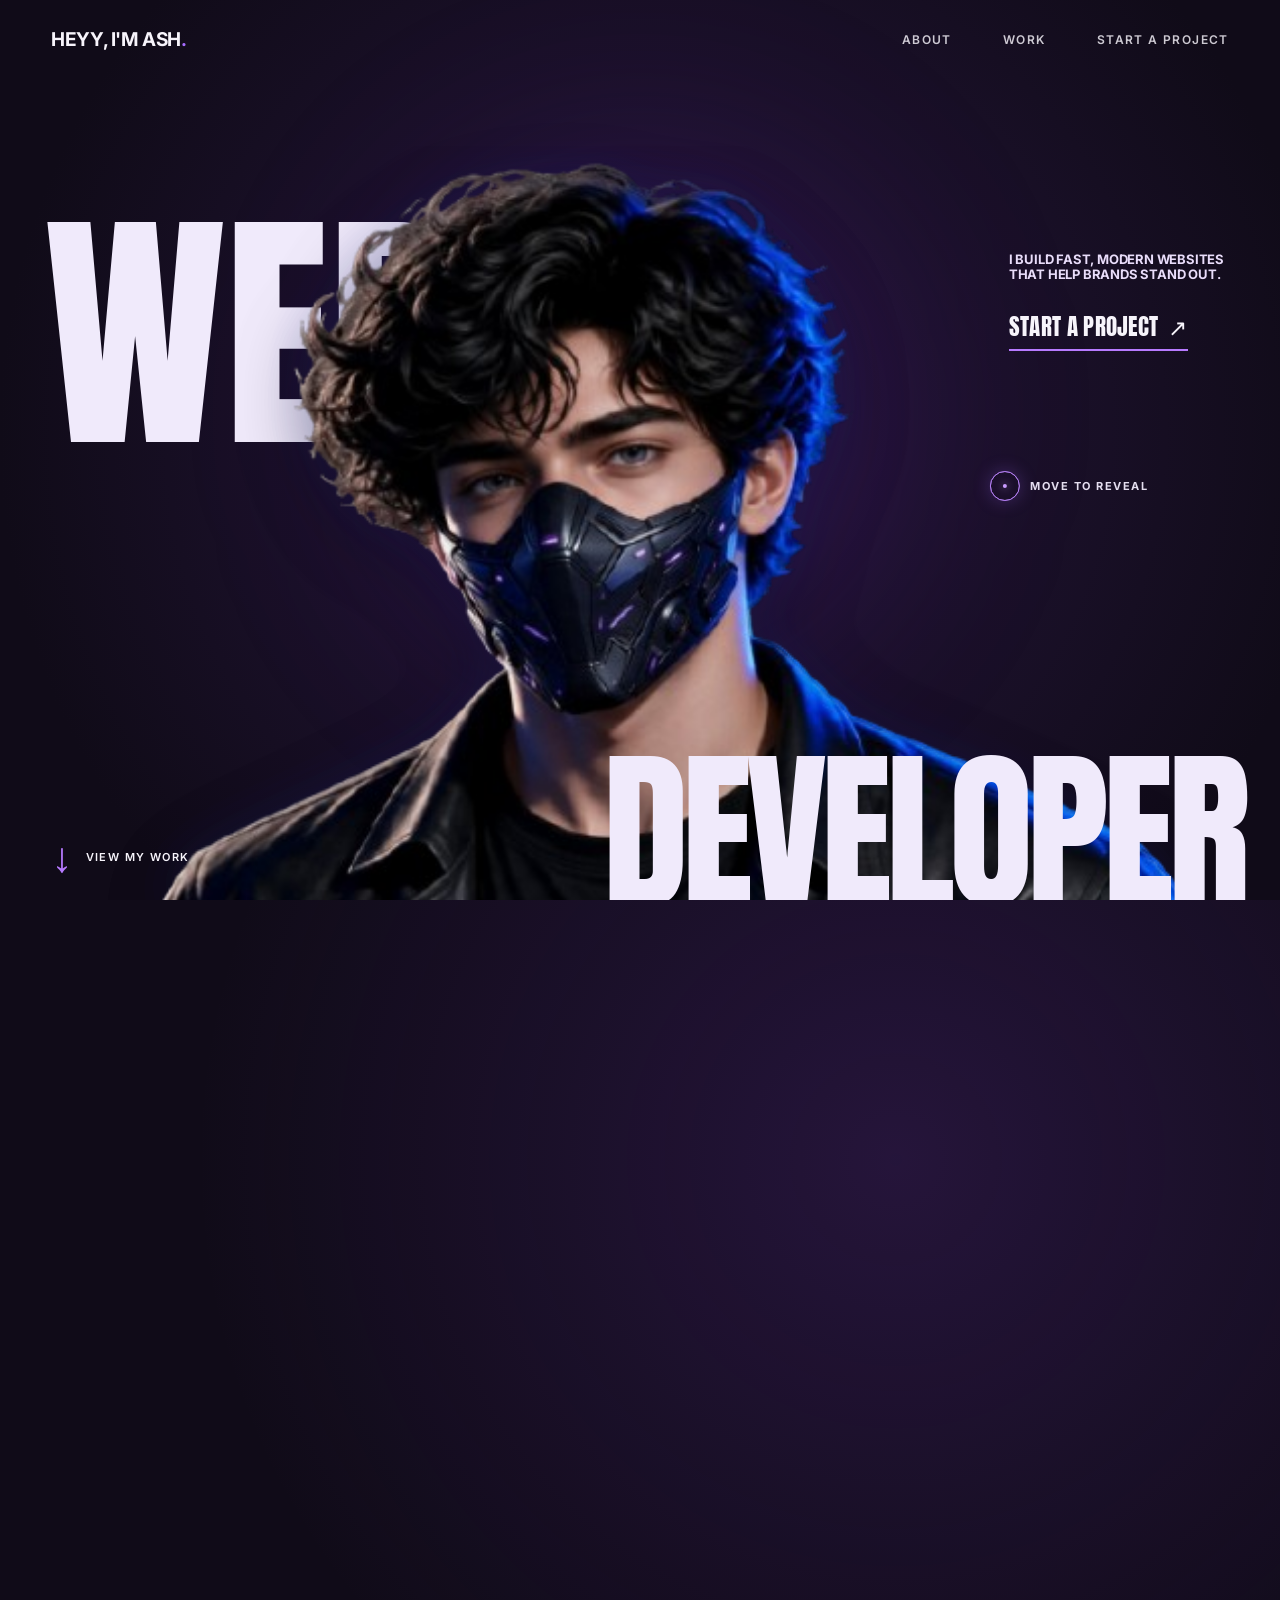
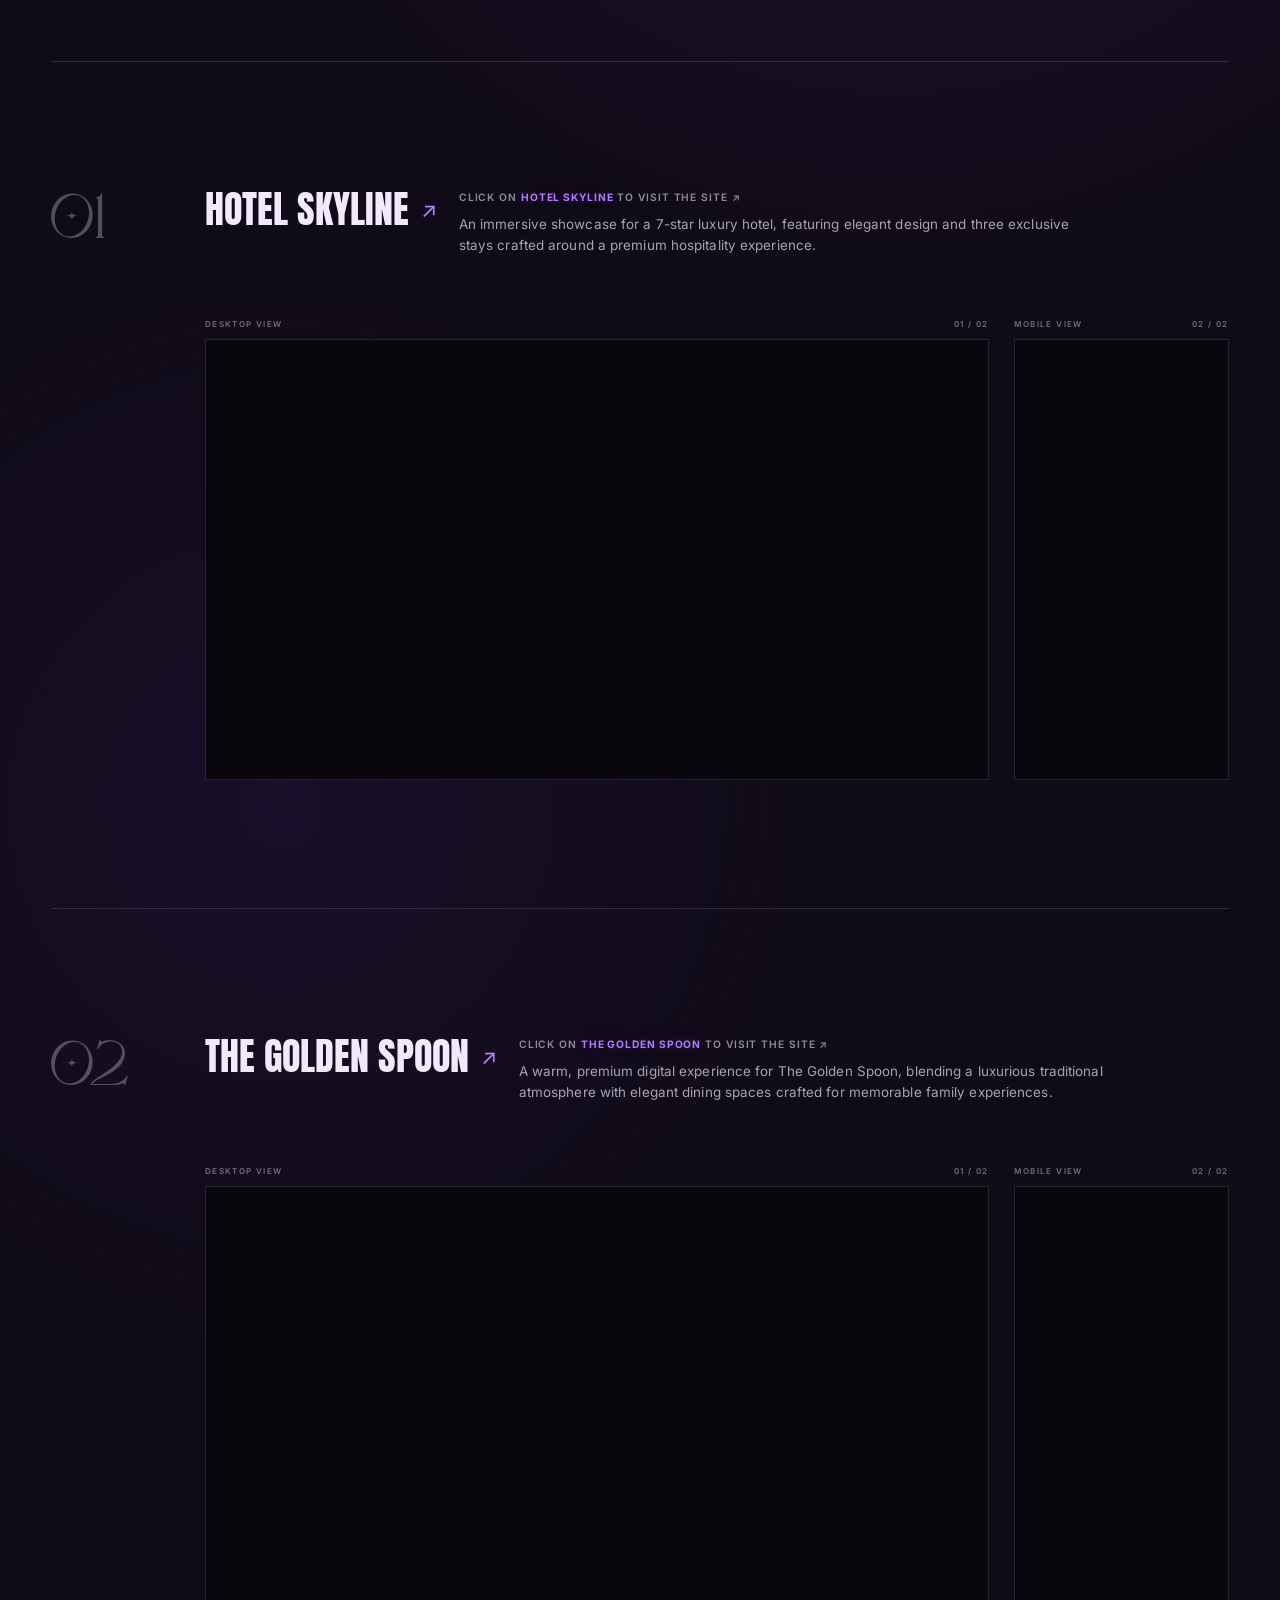
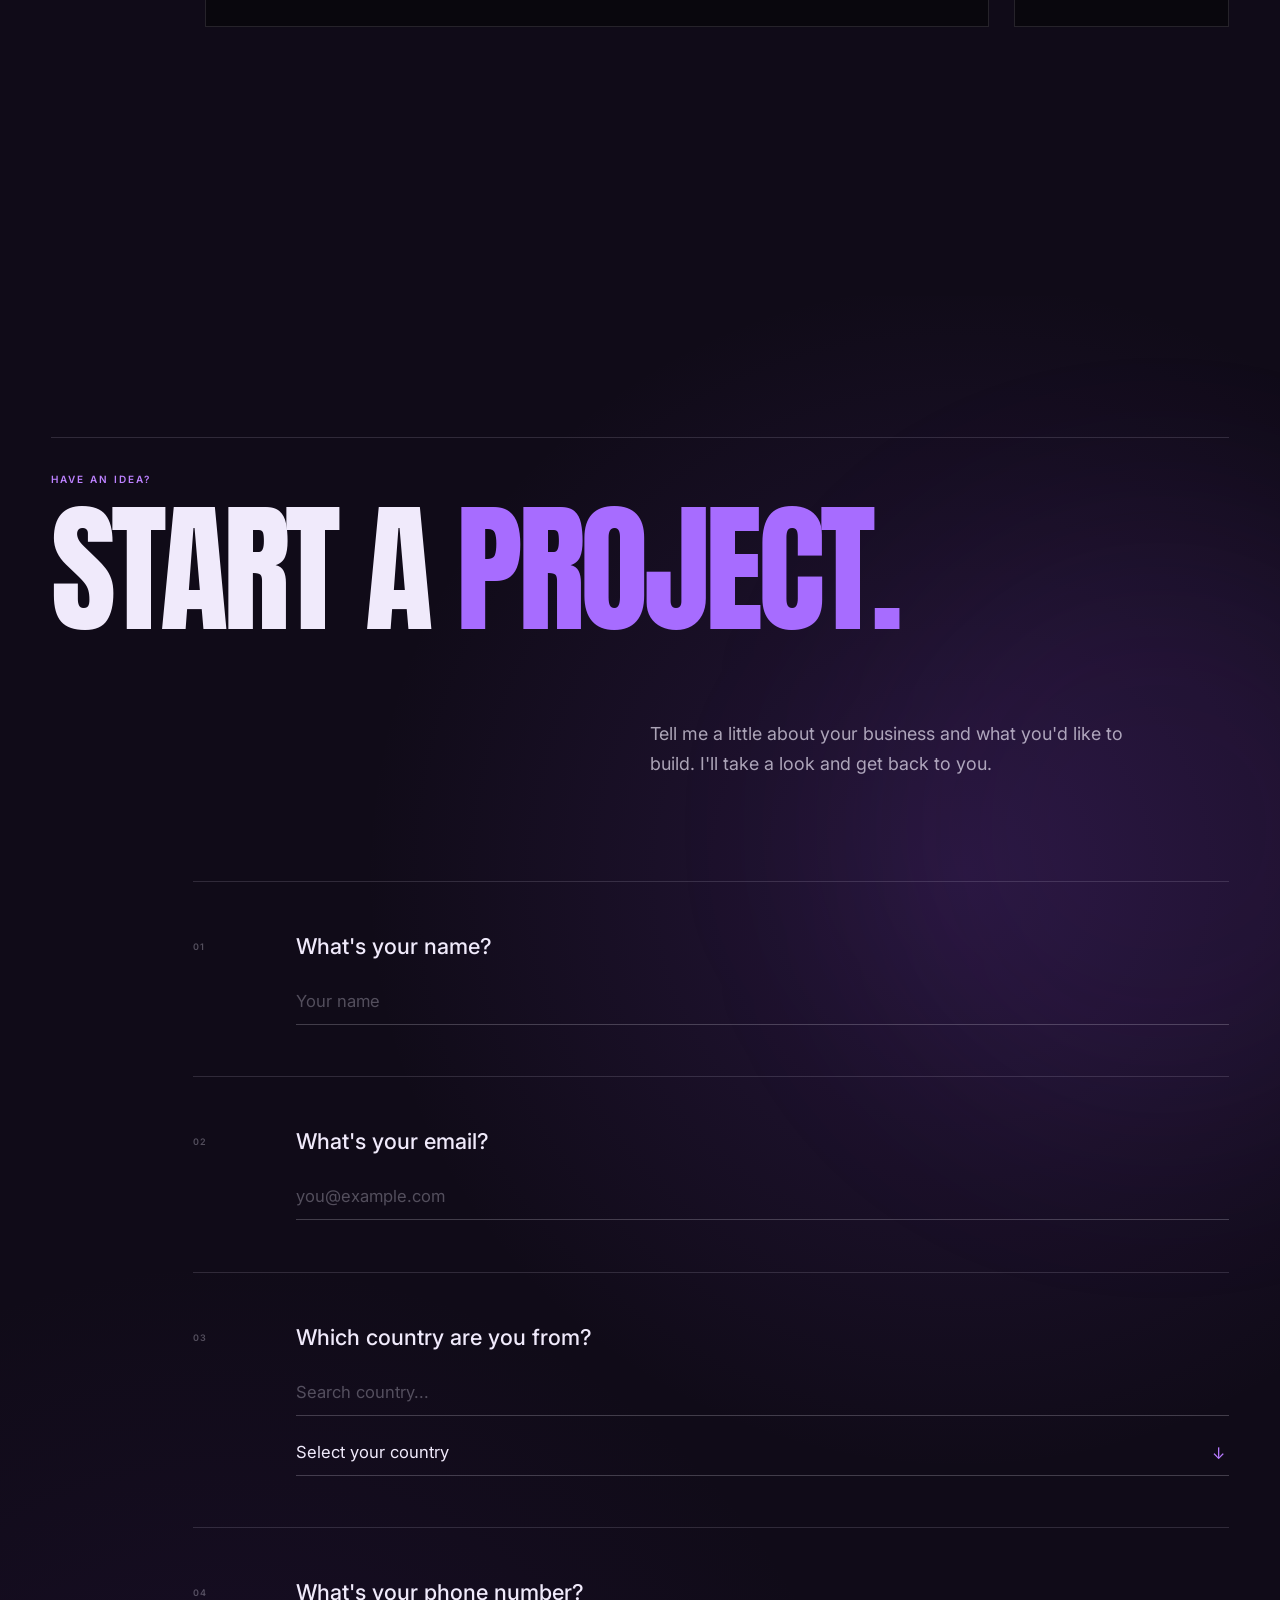
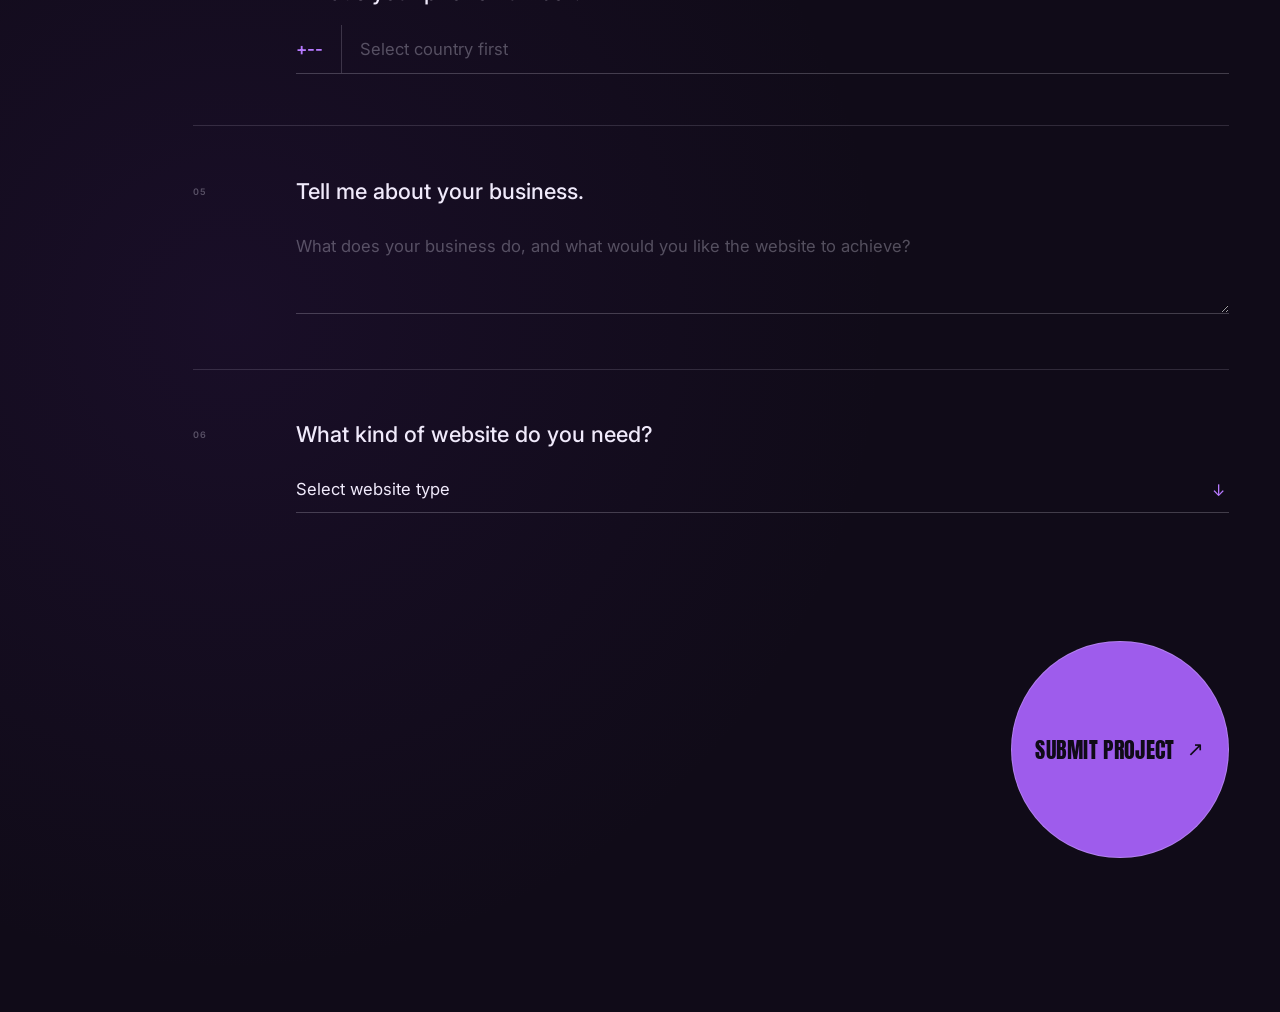
<file: index.html>
<!DOCTYPE html>
<html lang="en">
<head>
    <meta charset="UTF-8">

    <meta
        name="viewport"
        content="width=device-width, initial-scale=1.0"
    >

    <meta
        name="description"
        content="Web Developer Portfolio - Modern websites and digital experiences."
    >

    <title>Web Developer | Portfolio</title>

    <!-- Fonts -->
    <link rel="preconnect" href="https://fonts.googleapis.com">
    <link rel="preconnect" href="https://fonts.gstatic.com" crossorigin>

    <link
        href="https://fonts.googleapis.com/css2?family=Anton&family=Inter:wght@400;500;600;700&display=swap"
        rel="stylesheet"
    >

    <link rel="stylesheet" href="style.css">
    <link rel="stylesheet" href="work.css">
    <link rel="stylesheet" href="contact.css">
    <link rel="stylesheet" href="loader.css">
</head>



   <body>
<body>

    <!-- =========================================
         CINEMATIC PORTFOLIO LOADER
    ========================================== -->
    <div
        class="site-loader"
        id="siteLoader"
        aria-hidden="true"
    >
        <div class="loader-panel loader-panel-left"></div>
        <div class="loader-panel loader-panel-right"></div>

        <div class="loader-center">
            <span class="loader-kicker">
                ASH / WEB DEVELOPER
            </span>

            <div class="loader-title">
                PORTFOLIO
            </div>

            <div class="loader-line">
                <span></span>
            </div>
        </div>
    </div>


    <!-- GLOBAL FIXED NAVBAR -->
    <!-- GLOBAL FIXED NAVBAR -->
    <header class="navbar">

        <a href="#home" class="logo">
            HEYY, I'M ASH<span>.</span>
        </a>

        <nav class="desktop-nav" aria-label="Main navigation">
            <a href="#about">ABOUT</a>
            <a href="#work">WORK</a>
            <a href="#contact">START A PROJECT</a>
        </nav>

        <button
            class="menu-button"
            id="menuButton"
            aria-label="Open navigation menu"
            aria-expanded="false"
        >
            <span></span>
            <span></span>
        </button>

    </header>


    <main>

        <section class="hero" id="home">

            <!-- WEB etc starts here -->

            <!-- Giant background typography -->
           <!-- WEB stays behind character -->
<div class="hero-title" aria-hidden="true">
    <div class="web-word">WEB</div>
</div>

<!-- =========================================
     INTERACTIVE MASK CHARACTER
========================================== -->

<div
    class="character-wrapper reveal-character"
    id="revealCharacter"
>

    <div class="character-stack">

        <!-- NORMAL / UNMASKED CHARACTER -->
        <picture class="character-layer character-plain">
            <source
                media="(max-width: 700px)"
                srcset="phone-view.png"
            >

            <img
                src="laptop-view.png"
                alt="Ash"
                draggable="false"
            >
        </picture>


        <!-- MASKED CHARACTER -->
        <picture
            class="character-layer character-masked"
            id="maskedCharacter"
            aria-hidden="true"
        >
            <source
                media="(max-width: 700px)"
                srcset="phone-mask.png"
            >

            <img
                src="laptop-mask.png"
                alt=""
                draggable="false"
            >
        </picture>

    </div>

            <!-- MASK INTERACTION HINT -->

<div class="reveal-hint" id="revealHint">

    <span class="hint-orb" aria-hidden="true">
        <span></span>
    </span>

    <span class="hint-copy">

        <span class="desktop-hint">
            <strong>MOVE TO REVEAL</strong>
            
        </span>

        <span class="touch-hint">
            <strong>TOUCH TO REVEAL</strong>
        </span>

    </span>

</div>
</div>
<!-- DEVELOPER stays IN FRONT of character -->
<div class="developer-word" aria-hidden="true">
    DEVELOPER
</div>


            
            <!-- Right description -->
            <div class="hero-description">
                <p>
                    I BUILD FAST, MODERN
                    WEBSITES THAT HELP
                    BRANDS STAND OUT.
                </p>

                <a href="#contact" class="project-link">
                    START A PROJECT
                    <span>↗</span>
                </a>
            </div>


            <!-- Bottom -->
            <div class="hero-bottom">

                <a href="#work" class="work-link">
                    <span class="arrow">↓</span>
                    VIEW MY WORK
                </a>

                
            </div>

        </section>


        <!-- Temporary anchors.
             Actual sections hum baad mein banayenge. -->

        <!-- =========================================
     WORK / MY CREATIONS
========================================== -->

<section class="work-section">

    <!-- INTRO -->
    <div class="work-intro" id="about">

        <h2 class="work-intro-title">
            Heyyy, I'm Ash.
        </h2>

        <div class="work-intro-grid">

            <div class="work-copy">

                <p>
                    I design and build
                    <span class="work-highlight">
                        modern digital experiences
                    </span>
                    — from clean static websites and
                    <span class="work-highlight">
                        immersive video-based sites
                    </span>
                    to
                    <span class="work-highlight">
                        premium 3D experiences
                    </span>
                    and
                    <span class="work-highlight">
                        full web applications.
                    </span>
                    Explore some of my creations below.
                </p>

            </div>


            <!-- YOUR PHOTO -->
            <div class="ash-photo-wrap">

                <div class="photo-topline">
                    <span>ABOUT THE CREATOR</span>
                    <span>ASH</span>
                </div>

                <div class="ash-photo">

                    <img
                        src="ash-profile.png"
                        alt="Ash"
                    >

                </div>

            </div>

        </div>

    </div>


    <!-- =====================================
         PROJECT 01
    ====================================== -->

    <article class="work-project" id="work">

        <div class="project-index">
            01
        </div>


        <div class="project-main">

            <div class="project-title-row">

                <a
                    href="https://ayushsamuel529-source.github.io/hotel-skyline/"
                    target="_blank"
                    rel="noopener noreferrer"
                    class="work-url"
                >
                    HOTEL SKYLINE
                    <span>↗</span>
                </a>

<div class="work-project-description">

    <p class="project-click-hint">
        CLICK ON
        <span>HOTEL SKYLINE</span>
        TO VISIT THE SITE ↗
    </p>

    <p class="project-description-text">
        An immersive showcase for a 7-star luxury hotel,
        featuring elegant design and three exclusive stays
        crafted around a premium hospitality experience.
    </p>

</div>

            </div>


            <!-- VIDEO ROW -->
            <div class="project-video-row">

                <!-- LAPTOP VIDEO -->
                <div class="project-video laptop-video">

                    <div class="video-meta">
                        <span>DESKTOP VIEW</span>
                        <span>01 / 02</span>
                    </div>

                    <div class="laptop-video-frame">

                        <video
                            autoplay
                            muted
                            loop
                            playsinline
                            preload="metadata"
                        >
                            <source
                                src="project-1-laptop.mp4"
                                type="video/mp4"
                            >
                        </video>

                    </div>

                </div>


                <!-- PHONE VIDEO -->
                <div class="project-video mobile-video">

                    <div class="video-meta">
                        <span>MOBILE VIEW</span>
                        <span>02 / 02</span>
                    </div>

                    <div class="phone-video-frame">

                        <video
                            autoplay
                            muted
                            loop
                            playsinline
                            preload="metadata"
                        >
                            <source
                                src="project-1-phone.mp4"
                                type="video/mp4"
                            >
                        </video>

                    </div>

                </div>

            </div>

        </div>

    </article>



    <!-- =====================================
         PROJECT 02
    ====================================== -->

    <article class="work-project">

        <div class="project-index">
            02
        </div>


        <div class="project-main">

            <div class="project-title-row">

                <a
                    href="https://ayushsamuel529-source.github.io/the-golden-spoon-/"
                    target="_blank"
                    rel="noopener noreferrer"
                    class="work-url"
                >
                    THE GOLDEN SPOON
                    <span>↗</span>
                </a>


                <div class="work-project-description">

    <p class="project-click-hint">
        CLICK ON
        <span>THE GOLDEN SPOON</span>
        TO VISIT THE SITE ↗
    </p>

    <p class="project-description-text">
        A warm, premium digital experience for The Golden Spoon,
        blending a luxurious traditional atmosphere with elegant
        dining spaces crafted for memorable family experiences.
    </p>

</div>
            </div>


            <!-- VIDEO ROW -->
            <div class="project-video-row">

                <!-- LAPTOP VIDEO -->
                <div class="project-video laptop-video">

                    <div class="video-meta">
                        <span>DESKTOP VIEW</span>
                        <span>01 / 02</span>
                    </div>

                    <div class="laptop-video-frame">

                        <video
                            autoplay
                            muted
                            loop
                            playsinline
                            preload="metadata"
                        >
                            <source
                                src="project-2-laptop.mp4"
                                type="video/mp4"
                            >
                        </video>

                    </div>

                </div>


                <!-- PHONE VIDEO -->
                <div class="project-video mobile-video">

                    <div class="video-meta">
                        <span>MOBILE VIEW</span>
                        <span>02 / 02</span>
                    </div>

                    <div class="phone-video-frame">

                        <video
                            autoplay
                            muted
                            loop
                            playsinline
                            preload="metadata"
                        >
                            <source
                                src="project-2-phone.mp4"
                                type="video/mp4"
                            >
                        </video>

                    </div>

                </div>

            </div>

        </div>

    </article>

</section>
        
        <!-- =========================================
     START A PROJECT
========================================== -->

<section class="contact-section" id="contact">

    <div class="contact-inner">

        <!-- Top -->
        <div class="contact-header reveal-on-scroll">

            <span class="contact-eyebrow">
                HAVE AN IDEA?
            </span>

            <h2>
                Start a
                <span>Project.</span>
            </h2>

        </div>


        <!-- Intro -->
        <div class="contact-intro reveal-on-scroll">

            <p>
                Tell me a little about your business and
                what you'd like to build.
                I'll take a look and get back to you.
            </p>

        </div>


        <!-- FORM -->
        <form
            class="project-form"
            id="projectForm"
        >
            <input
    type="hidden"
    name="access_key"
    value="c63dc706-e7c8-4f71-a2c2-1436926e55a3"
>

<input
    type="hidden"
    name="subject"
    value="🔥 New Portfolio Website Inquiry"
>

<input
    type="hidden"
    name="from_name"
    value="Ash Portfolio"
>

<input
    type="checkbox"
    name="botcheck"
    class="hidden"
    style="display:none"
>
            <!-- NAME -->
            <div class="form-field reveal-on-scroll">

                <span class="field-number">
                    01
                </span>

                <div class="field-content">

                    <label for="clientName">
                        What's your name?
                    </label>

                    <input
                        type="text"
                        id="clientName"
                        name="name"
                        placeholder="Your name"
                        autocomplete="name"
                        required
                    >

                </div>

            </div>


            <!-- EMAIL -->
            <div class="form-field reveal-on-scroll">

                <span class="field-number">
                    02
                </span>

                <div class="field-content">

                    <label for="clientEmail">
                        What's your email?
                    </label>

                    <input
                        type="email"
                        id="clientEmail"
                        name="email"
                        placeholder="you@example.com"
                        autocomplete="email"
                        required
                    >

                </div>

            </div>
                <!-- COUNTRY -->
<div class="form-field reveal-on-scroll">

    <span class="field-number">
        03
    </span>

    <div class="field-content">

        <label for="clientCountry">
            Which country are you from?
        </label>
            <div class="country-search-wrap">

    <input
        type="search"
        id="countrySearch"
        class="country-search"
        placeholder="Search country..."
        autocomplete="off"
        spellcheck="false"
        aria-label="Search country"
    >

    <div
        class="country-results"
        id="countryResults"
    ></div>

</div>
        <div class="select-wrap">

      
<select
    id="clientCountry"
    name="country"
    autocomplete="country-name"
    required
>
    <option value="" data-code="" disabled selected>
        Select your country
    </option>

    <option value="Afghanistan" data-code="+93">Afghanistan (+93)</option>
    <option value="Albania" data-code="+355">Albania (+355)</option>
    <option value="Algeria" data-code="+213">Algeria (+213)</option>
    <option value="Andorra" data-code="+376">Andorra (+376)</option>
    <option value="Angola" data-code="+244">Angola (+244)</option>
    <option value="Antigua and Barbuda" data-code="+1-268">Antigua and Barbuda (+1 268)</option>
    <option value="Argentina" data-code="+54">Argentina (+54)</option>
    <option value="Armenia" data-code="+374">Armenia (+374)</option>
    <option value="Australia" data-code="+61">Australia (+61)</option>
    <option value="Austria" data-code="+43">Austria (+43)</option>
    <option value="Azerbaijan" data-code="+994">Azerbaijan (+994)</option>

    <option value="Bahamas" data-code="+1-242">Bahamas (+1 242)</option>
    <option value="Bahrain" data-code="+973">Bahrain (+973)</option>
    <option value="Bangladesh" data-code="+880">Bangladesh (+880)</option>
    <option value="Barbados" data-code="+1-246">Barbados (+1 246)</option>
    <option value="Belarus" data-code="+375">Belarus (+375)</option>
    <option value="Belgium" data-code="+32">Belgium (+32)</option>
    <option value="Belize" data-code="+501">Belize (+501)</option>
    <option value="Benin" data-code="+229">Benin (+229)</option>
    <option value="Bhutan" data-code="+975">Bhutan (+975)</option>
    <option value="Bolivia" data-code="+591">Bolivia (+591)</option>
    <option value="Bosnia and Herzegovina" data-code="+387">Bosnia and Herzegovina (+387)</option>
    <option value="Botswana" data-code="+267">Botswana (+267)</option>
    <option value="Brazil" data-code="+55">Brazil (+55)</option>
    <option value="Brunei" data-code="+673">Brunei (+673)</option>
    <option value="Bulgaria" data-code="+359">Bulgaria (+359)</option>
    <option value="Burkina Faso" data-code="+226">Burkina Faso (+226)</option>
    <option value="Burundi" data-code="+257">Burundi (+257)</option>

    <option value="Cabo Verde" data-code="+238">Cabo Verde (+238)</option>
    <option value="Cambodia" data-code="+855">Cambodia (+855)</option>
    <option value="Cameroon" data-code="+237">Cameroon (+237)</option>
    <option value="Canada" data-code="+1">Canada (+1)</option>
    <option value="Central African Republic" data-code="+236">Central African Republic (+236)</option>
    <option value="Chad" data-code="+235">Chad (+235)</option>
    <option value="Chile" data-code="+56">Chile (+56)</option>
    <option value="China" data-code="+86">China (+86)</option>
    <option value="Colombia" data-code="+57">Colombia (+57)</option>
    <option value="Comoros" data-code="+269">Comoros (+269)</option>
    <option value="Congo, Democratic Republic of the" data-code="+243">DR Congo (+243)</option>
    <option value="Congo, Republic of the" data-code="+242">Republic of the Congo (+242)</option>
    <option value="Costa Rica" data-code="+506">Costa Rica (+506)</option>
    <option value="Côte d'Ivoire" data-code="+225">Côte d'Ivoire (+225)</option>
    <option value="Croatia" data-code="+385">Croatia (+385)</option>
    <option value="Cuba" data-code="+53">Cuba (+53)</option>
    <option value="Cyprus" data-code="+357">Cyprus (+357)</option>
    <option value="Czechia" data-code="+420">Czechia (+420)</option>

    <option value="Denmark" data-code="+45">Denmark (+45)</option>
    <option value="Djibouti" data-code="+253">Djibouti (+253)</option>
    <option value="Dominica" data-code="+1-767">Dominica (+1 767)</option>
    <option value="Dominican Republic" data-code="+1-809">Dominican Republic (+1 809)</option>

    <option value="Ecuador" data-code="+593">Ecuador (+593)</option>
    <option value="Egypt" data-code="+20">Egypt (+20)</option>
    <option value="El Salvador" data-code="+503">El Salvador (+503)</option>
    <option value="Equatorial Guinea" data-code="+240">Equatorial Guinea (+240)</option>
    <option value="Eritrea" data-code="+291">Eritrea (+291)</option>
    <option value="Estonia" data-code="+372">Estonia (+372)</option>
    <option value="Eswatini" data-code="+268">Eswatini (+268)</option>
    <option value="Ethiopia" data-code="+251">Ethiopia (+251)</option>

    <option value="Fiji" data-code="+679">Fiji (+679)</option>
    <option value="Finland" data-code="+358">Finland (+358)</option>
    <option value="France" data-code="+33">France (+33)</option>

    <option value="Gabon" data-code="+241">Gabon (+241)</option>
    <option value="Gambia" data-code="+220">Gambia (+220)</option>
    <option value="Georgia" data-code="+995">Georgia (+995)</option>
    <option value="Germany" data-code="+49">Germany (+49)</option>
    <option value="Ghana" data-code="+233">Ghana (+233)</option>
    <option value="Greece" data-code="+30">Greece (+30)</option>
    <option value="Grenada" data-code="+1-473">Grenada (+1 473)</option>
    <option value="Guatemala" data-code="+502">Guatemala (+502)</option>
    <option value="Guinea" data-code="+224">Guinea (+224)</option>
    <option value="Guinea-Bissau" data-code="+245">Guinea-Bissau (+245)</option>
    <option value="Guyana" data-code="+592">Guyana (+592)</option>

    <option value="Haiti" data-code="+509">Haiti (+509)</option>
    <option value="Honduras" data-code="+504">Honduras (+504)</option>
    <option value="Hungary" data-code="+36">Hungary (+36)</option>

    <option value="Iceland" data-code="+354">Iceland (+354)</option>
    <option value="India" data-code="+91">India (+91)</option>
    <option value="Indonesia" data-code="+62">Indonesia (+62)</option>
    <option value="Iran" data-code="+98">Iran (+98)</option>
    <option value="Iraq" data-code="+964">Iraq (+964)</option>
    <option value="Ireland" data-code="+353">Ireland (+353)</option>
    <option value="Israel" data-code="+972">Israel (+972)</option>
    <option value="Italy" data-code="+39">Italy (+39)</option>

    <option value="Jamaica" data-code="+1-876">Jamaica (+1 876)</option>
    <option value="Japan" data-code="+81">Japan (+81)</option>
    <option value="Jordan" data-code="+962">Jordan (+962)</option>

    <option value="Kazakhstan" data-code="+7">Kazakhstan (+7)</option>
    <option value="Kenya" data-code="+254">Kenya (+254)</option>
    <option value="Kiribati" data-code="+686">Kiribati (+686)</option>
    <option value="North Korea" data-code="+850">North Korea (+850)</option>
    <option value="South Korea" data-code="+82">South Korea (+82)</option>
    <option value="Kuwait" data-code="+965">Kuwait (+965)</option>
    <option value="Kyrgyzstan" data-code="+996">Kyrgyzstan (+996)</option>

    <option value="Laos" data-code="+856">Laos (+856)</option>
    <option value="Latvia" data-code="+371">Latvia (+371)</option>
    <option value="Lebanon" data-code="+961">Lebanon (+961)</option>
    <option value="Lesotho" data-code="+266">Lesotho (+266)</option>
    <option value="Liberia" data-code="+231">Liberia (+231)</option>
    <option value="Libya" data-code="+218">Libya (+218)</option>
    <option value="Liechtenstein" data-code="+423">Liechtenstein (+423)</option>
    <option value="Lithuania" data-code="+370">Lithuania (+370)</option>
    <option value="Luxembourg" data-code="+352">Luxembourg (+352)</option>

    <option value="Madagascar" data-code="+261">Madagascar (+261)</option>
    <option value="Malawi" data-code="+265">Malawi (+265)</option>
    <option value="Malaysia" data-code="+60">Malaysia (+60)</option>
    <option value="Maldives" data-code="+960">Maldives (+960)</option>
    <option value="Mali" data-code="+223">Mali (+223)</option>
    <option value="Malta" data-code="+356">Malta (+356)</option>
    <option value="Marshall Islands" data-code="+692">Marshall Islands (+692)</option>
    <option value="Mauritania" data-code="+222">Mauritania (+222)</option>
    <option value="Mauritius" data-code="+230">Mauritius (+230)</option>
    <option value="Mexico" data-code="+52">Mexico (+52)</option>
    <option value="Micronesia" data-code="+691">Micronesia (+691)</option>
    <option value="Moldova" data-code="+373">Moldova (+373)</option>
    <option value="Monaco" data-code="+377">Monaco (+377)</option>
    <option value="Mongolia" data-code="+976">Mongolia (+976)</option>
    <option value="Montenegro" data-code="+382">Montenegro (+382)</option>
    <option value="Morocco" data-code="+212">Morocco (+212)</option>
    <option value="Mozambique" data-code="+258">Mozambique (+258)</option>
    <option value="Myanmar" data-code="+95">Myanmar (+95)</option>

    <option value="Namibia" data-code="+264">Namibia (+264)</option>
    <option value="Nauru" data-code="+674">Nauru (+674)</option>
    <option value="Nepal" data-code="+977">Nepal (+977)</option>
    <option value="Netherlands" data-code="+31">Netherlands (+31)</option>
    <option value="New Zealand" data-code="+64">New Zealand (+64)</option>
    <option value="Nicaragua" data-code="+505">Nicaragua (+505)</option>
    <option value="Niger" data-code="+227">Niger (+227)</option>
    <option value="Nigeria" data-code="+234">Nigeria (+234)</option>
    <option value="North Macedonia" data-code="+389">North Macedonia (+389)</option>
    <option value="Norway" data-code="+47">Norway (+47)</option>

    <option value="Oman" data-code="+968">Oman (+968)</option>

    <option value="Pakistan" data-code="+92">Pakistan (+92)</option>
    <option value="Palau" data-code="+680">Palau (+680)</option>
    <option value="Palestine" data-code="+970">Palestine (+970)</option>
    <option value="Panama" data-code="+507">Panama (+507)</option>
    <option value="Papua New Guinea" data-code="+675">Papua New Guinea (+675)</option>
    <option value="Paraguay" data-code="+595">Paraguay (+595)</option>
    <option value="Peru" data-code="+51">Peru (+51)</option>
    <option value="Philippines" data-code="+63">Philippines (+63)</option>
    <option value="Poland" data-code="+48">Poland (+48)</option>
    <option value="Portugal" data-code="+351">Portugal (+351)</option>

    <option value="Qatar" data-code="+974">Qatar (+974)</option>

    <option value="Romania" data-code="+40">Romania (+40)</option>
    <option value="Russia" data-code="+7">Russia (+7)</option>
    <option value="Rwanda" data-code="+250">Rwanda (+250)</option>

    <option value="Saint Kitts and Nevis" data-code="+1-869">Saint Kitts and Nevis (+1 869)</option>
    <option value="Saint Lucia" data-code="+1-758">Saint Lucia (+1 758)</option>
    <option value="Saint Vincent and the Grenadines" data-code="+1-784">Saint Vincent and the Grenadines (+1 784)</option>
    <option value="Samoa" data-code="+685">Samoa (+685)</option>
    <option value="San Marino" data-code="+378">San Marino (+378)</option>
    <option value="Sao Tome and Principe" data-code="+239">Sao Tome and Principe (+239)</option>
    <option value="Saudi Arabia" data-code="+966">Saudi Arabia (+966)</option>
    <option value="Senegal" data-code="+221">Senegal (+221)</option>
    <option value="Serbia" data-code="+381">Serbia (+381)</option>
    <option value="Seychelles" data-code="+248">Seychelles (+248)</option>
    <option value="Sierra Leone" data-code="+232">Sierra Leone (+232)</option>
    <option value="Singapore" data-code="+65">Singapore (+65)</option>
    <option value="Slovakia" data-code="+421">Slovakia (+421)</option>
    <option value="Slovenia" data-code="+386">Slovenia (+386)</option>
    <option value="Solomon Islands" data-code="+677">Solomon Islands (+677)</option>
    <option value="Somalia" data-code="+252">Somalia (+252)</option>
    <option value="South Africa" data-code="+27">South Africa (+27)</option>
    <option value="South Sudan" data-code="+211">South Sudan (+211)</option>
    <option value="Spain" data-code="+34">Spain (+34)</option>
    <option value="Sri Lanka" data-code="+94">Sri Lanka (+94)</option>
    <option value="Sudan" data-code="+249">Sudan (+249)</option>
    <option value="Suriname" data-code="+597">Suriname (+597)</option>
    <option value="Sweden" data-code="+46">Sweden (+46)</option>
    <option value="Switzerland" data-code="+41">Switzerland (+41)</option>
    <option value="Syria" data-code="+963">Syria (+963)</option>

    <option value="Tajikistan" data-code="+992">Tajikistan (+992)</option>
    <option value="Tanzania" data-code="+255">Tanzania (+255)</option>
    <option value="Thailand" data-code="+66">Thailand (+66)</option>
    <option value="Timor-Leste" data-code="+670">Timor-Leste (+670)</option>
    <option value="Togo" data-code="+228">Togo (+228)</option>
    <option value="Tonga" data-code="+676">Tonga (+676)</option>
    <option value="Trinidad and Tobago" data-code="+1-868">Trinidad and Tobago (+1 868)</option>
    <option value="Tunisia" data-code="+216">Tunisia (+216)</option>
    <option value="Türkiye" data-code="+90">Türkiye (+90)</option>
    <option value="Turkmenistan" data-code="+993">Turkmenistan (+993)</option>
    <option value="Tuvalu" data-code="+688">Tuvalu (+688)</option>

    <option value="Uganda" data-code="+256">Uganda (+256)</option>
    <option value="Ukraine" data-code="+380">Ukraine (+380)</option>
    <option value="United Arab Emirates" data-code="+971">United Arab Emirates (+971)</option>
    <option value="United Kingdom" data-code="+44">United Kingdom (+44)</option>
    <option value="United States" data-code="+1">United States (+1)</option>
    <option value="Uruguay" data-code="+598">Uruguay (+598)</option>
    <option value="Uzbekistan" data-code="+998">Uzbekistan (+998)</option>

    <option value="Vanuatu" data-code="+678">Vanuatu (+678)</option>
    <option value="Vatican City" data-code="+39">Vatican City (+39)</option>
    <option value="Venezuela" data-code="+58">Venezuela (+58)</option>
    <option value="Vietnam" data-code="+84">Vietnam (+84)</option>

    <option value="Yemen" data-code="+967">Yemen (+967)</option>

    <option value="Zambia" data-code="+260">Zambia (+260)</option>
    <option value="Zimbabwe" data-code="+263">Zimbabwe (+263)</option>
</select>
            <span class="select-arrow">↓</span>

        </div>

    </div>

</div>


<!-- PHONE -->
<div class="form-field reveal-on-scroll">

    <span class="field-number">
        04
    </span>

    <div class="field-content">

        <label for="clientPhone">
            What's your phone number?
        </label>

        <div class="phone-input-wrap">

            <div class="phone-code" id="phoneCode">
                +--
            </div>

            <input
    type="tel"
    id="clientPhone"
    name="phone"
    placeholder="Select country first"
    autocomplete="tel-national"
    inputmode="numeric"
    pattern="[0-9]*"
    disabled
    required
>
        </div>

        <!-- This is also submitted with the form -->
        <input
            type="hidden"
            id="countryCode"
            name="country_code"
            value=""
        >

    </div>

</div>

            <!-- BUSINESS -->
            <div class="form-field reveal-on-scroll">

                <span class="field-number">
                    05
                </span>

                <div class="field-content">

                    <label for="businessDetails">
                        Tell me about your business.
                    </label>

                    <textarea
                        id="businessDetails"
                        name="business"
                        rows="3"
                        placeholder="What does your business do, and what would you like the website to achieve?"
                        required
                    ></textarea>

                </div>

            </div>


            <!-- WEBSITE TYPE -->
            <div class="form-field reveal-on-scroll">

                <span class="field-number">
                    06
                </span>

                <div class="field-content">

                    <label for="websiteType">
                        What kind of website do you need?
                    </label>

                    <div class="select-wrap">

                        <select
                            id="websiteType"
                            name="websiteType"
                            required
                        >

                            <option value="" disabled selected>
                                Select website type
                            </option>

                            <option value="Static — Basic Website">
    Static — Basic Website
</option>

<option value="Animated — Video Website">
    Animated — Video Website
</option>

<option value="E-commerce Website">
    E-commerce Website
</option>
                        </select>

                        <span class="select-arrow">
                            ↓
                        </span>

                    </div>

                </div>

            </div>


            <!-- SUBMIT -->
            <div class="form-submit reveal-on-scroll">

                <button
                    type="submit"
                    class="submit-project"
                >
                    <span>SUBMIT PROJECT</span>

                    <span class="submit-arrow">
                        ↗
                    </span>
                </button>

            </div>


            <!-- SUCCESS BOX -->
            <div
                class="success-message"
                id="successMessage"
                role="status"
                aria-live="polite"
            >

                <div class="success-icon">
                    ✓
                </div>

                <div>
                    <strong>
                        RESPONSE SUBMITTED
                    </strong>

                    <p>
                        Your response has been submitted.
                        We will get back to you as soon as possible.
                    </p>
                </div>

            </div>

        </form>

    </div>

</section>

    </main>


   <div class="mobile-menu" id="mobileMenu">

    <button
        class="menu-close"
        id="menuClose"
        aria-label="Close navigation menu"
    >
        <span></span>
        <span></span>
    </button>

    <nav>
        <a href="#about">ABOUT</a>
        <a href="#work">WORK</a>
        <a href="#contact">START PROJECT</a>
        <a href="#home">HOME</a>
    </nav>
</div>

    <script src="script.js"></script>
    <script src="work.js"></script>
    <script src="contact.js"></script>
    <script src="loader.js"></script>

















</body>
</html>
</file>
<file: style.css>
/* ========================================
   RESET
======================================== */

* {
    margin: 0;
    padding: 0;
    box-sizing: border-box;
}

html {
    scroll-behavior: smooth;
}

body {
    font-family: "Inter", sans-serif;
    background: #100b18;
    color: #f7f4fb;
    overflow-x: hidden;
}

a {
    color: inherit;
    text-decoration: none;
}

button {
    font: inherit;
}


/* ========================================
   HERO
======================================== */

.hero {
    position: relative;

    width: 100%;
    height: 100svh;
    min-height: 650px;

    overflow: hidden;
    isolation: isolate;

    background:
        radial-gradient(
            circle at 52% 48%,
            rgba(111, 53, 180, 0.35) 0%,
            rgba(73, 31, 122, 0.22) 26%,
            rgba(28, 17, 44, 0.7) 53%,
            #100b18 82%
        );
}

.hero::before {
    content: "";

    position: absolute;

    width: 550px;
    height: 550px;

    left: 50%;
    top: 46%;

    transform: translate(-50%, -50%);

    border-radius: 50%;

    background: rgba(116, 55, 190, 0.15);

    filter: blur(90px);

    pointer-events: none;

    z-index: -1;
}


/* ========================================
   NAVBAR
======================================== */

.navbar {
    position: fixed;

    z-index: 1000;

    top: 0;
    left: 0;

    width: 100%;

    display: flex;
    align-items: center;
    justify-content: space-between;

    padding: 28px 4vw;
}
.navbar {
    transition:
        background 0.3s ease,
        backdrop-filter 0.3s ease,
        padding 0.3s ease;
}

.navbar.scrolled {
    background: rgba(16, 11, 24, 0.78);

    backdrop-filter: blur(14px);
    -webkit-backdrop-filter: blur(14px);

    padding-top: 18px;
    padding-bottom: 18px;

    border-bottom: 1px solid rgba(255, 255, 255, 0.06);
}
.logo {
    font-weight: 700;
    font-size: 19px;
    letter-spacing: -0.4px;
}

.logo span {
    color: #a76cff;
}

.desktop-nav {
    display: flex;
    align-items: center;

    gap: clamp(28px, 4vw, 70px);
}

.desktop-nav a {
    position: relative;

    font-size: 12px;
    font-weight: 600;

    letter-spacing: 1.4px;

    opacity: 0.82;

    transition:
        opacity 0.25s ease,
        color 0.25s ease;
}

.desktop-nav a::after {
    content: "";

    position: absolute;

    left: 0;
    bottom: -7px;

    width: 0;
    height: 1px;

    background: #b47cff;

    transition: width 0.25s ease;
}

.desktop-nav a:hover {
    opacity: 1;
    color: #c49aff;
}

.desktop-nav a:hover::after {
    width: 100%;
}


/* ========================================
   MAIN TYPOGRAPHY
======================================== */

.hero-title {
    position: absolute;
    inset: 0;

    z-index: 1;

    font-family: "Anton", sans-serif;
    font-weight: 400;

    line-height: 0.78;
    letter-spacing: -0.035em;

    text-transform: uppercase;

    pointer-events: none;
}

.web-word {
    position: absolute;

    left: 3.4vw;
    top: 26%;

    font-size: clamp(130px, 20vw, 370px);

    color: #f0eafb;
}


/* ========================================
   INTERACTIVE MASK CHARACTER
======================================== */

.character-wrapper {
    position: absolute;

    z-index: 3;

    left: 50%;
    bottom: -2px;

    transform: translateX(-50%);

    height: 84%;

    display: flex;
    align-items: flex-end;
    justify-content: center;

    pointer-events: none;
}


/* Actual two-image stack */

.character-stack {
    position: relative;

    height: 100%;
    width: max-content;

    display: flex;
    align-items: flex-end;

    pointer-events: auto;

    user-select: none;
    -webkit-user-select: none;
}


/* Both layers */

.character-layer {
    display: block;

    height: 100%;
}


.character-layer img {
    display: block;

    width: auto;
    height: 100%;

    object-fit: contain;
    object-position: bottom center;

    user-select: none;
    -webkit-user-drag: none;

    filter:
        drop-shadow(0 20px 35px rgba(0, 0, 0, 0.20))
        drop-shadow(0 0 25px rgba(71, 81, 255, 0.07));
}


/* Plain image determines the stack size */

.character-plain {
    position: relative;

    z-index: 1;
}


/* Masked version sits exactly above */

.character-masked {
    position: absolute;

    z-index: 2;

    inset: 0;

    /*
       Default state:
       completely visible mask.

       JS updates these variables.
    */

    --spot-x: 50%;
    --spot-y: 40%;
    --spot-size: 0px;

    -webkit-mask-image:
        radial-gradient(
            circle var(--spot-size)
            at var(--spot-x) var(--spot-y),

            transparent 0%,
            transparent 52%,

            rgba(0, 0, 0, 0.18) 65%,
            rgba(0, 0, 0, 0.70) 82%,

            #000 100%
        );

    mask-image:
        radial-gradient(
            circle var(--spot-size)
            at var(--spot-x) var(--spot-y),

            transparent 0%,
            transparent 52%,

            rgba(0, 0, 0, 0.18) 65%,
            rgba(0, 0, 0, 0.70) 82%,

            #000 100%
        );

    -webkit-mask-repeat: no-repeat;
    mask-repeat: no-repeat;

    pointer-events: none;
}
.character-masked img {
    position: absolute;
    inset: 0;

    width: 100%;
    height: 100%;

    object-fit: contain;
    object-position: bottom center;
}

/* ========================================
   REVEAL HINT
======================================== */

/* ========================================
   REVEAL HINT
======================================== */

.reveal-hint {
    position: absolute;

    z-index: 8;

    /*
       Character ke right/cheek area ke paas.
    */

    left: 76%;
    top: 43%;

    display: flex;
    align-items: center;

    gap: 10px;

    opacity: 0;

    transform: translateY(7px);

    pointer-events: none;

    transition:
        opacity 0.6s ease,
        transform 0.6s ease;
}


/* JS page load ke baad ye class add karega */

.reveal-hint.show {
    opacity: 1;

    transform: translateY(0);
}


/* First interaction ke baad hide */

.reveal-hint.hide {
    opacity: 0;

    transform: translateY(6px);
}


/* ========================================
   PULSING ORB
======================================== */

.hint-orb {
    position: relative;

    flex: 0 0 auto;

    width: 30px;
    height: 30px;

    border: 1.5px solid rgba(199, 151, 255, 0.85);

    border-radius: 50%;

    display: grid;
    place-items: center;

    box-shadow:
         0 0 18px rgba(167, 108, 255, 0.28);
}



.hint-orb::before {
    content: "";

    position: absolute;

    inset: -1px;

    border: 1px solid rgba(183, 122, 255, 0.65);

    border-radius: 50%;

    animation:
        reveal-orb-pulse 2s ease-out infinite;
}


.hint-orb span {
    width: 4px;
    height: 4px;

    border-radius: 50%;

    background: #c99bff;

    box-shadow:
        0 0 9px rgba(201, 155, 255, 0.9);
}


@keyframes reveal-orb-pulse {

    0% {
        transform: scale(0.75);
        opacity: 0.85;
    }

    70% {
        transform: scale(1.65);
        opacity: 0;
    }

    100% {
        transform: scale(1.65);
        opacity: 0;
    }

}


/* ========================================
   HINT COPY
======================================== */

.hint-copy {
    display: block;
}


.desktop-hint {
    display: flex;
    flex-direction: column;

    gap: 3px;

    white-space: nowrap;
}


.hint-copy strong {
    font-family: "Inter", sans-serif;

    font-size: 11px;
    font-weight: 700;

    letter-spacing: 1.5px;

    color: rgba(240, 234, 251, 0.95);
}


.hint-copy small {
    font-family: "Inter", sans-serif;

    font-size: 6px;
    font-weight: 500;

    letter-spacing: 1.1px;

    color: rgba(199, 151, 255, 0.58);
}


.touch-hint {
    display: none;
}


/* ========================================
   REDUCED MOTION
======================================== */

@media (prefers-reduced-motion: reduce) {

    .hint-orb::before {
        animation: none;
    }

}
/* ========================================
   DEVELOPER FOREGROUND
======================================== */

.developer-word {
    position: absolute;

    z-index: 5;

    right: 2.8vw;
    bottom: 0;

    font-family: "Anton", sans-serif;
    font-weight: 400;

    font-size: clamp(100px, 13.5vw, 255px);

    line-height: 0.78;
    letter-spacing: -0.035em;

    color: #f0eafb;

    text-transform: uppercase;

    pointer-events: none;
}


/* ========================================
   HERO DESCRIPTION
======================================== */

.hero-description {
    position: absolute;

    z-index: 7;

    top: 28%;
    right: 4vw;

    width: 220px;
}

.hero-description p {
    color: #e9ddfa;

    font-size: 13px;
    font-weight: 700;

    line-height: 1.12;
    letter-spacing: -0.2px;
}

.project-link {
    display: inline-flex;
    align-items: center;

    gap: 10px;

    margin-top: 28px;
    padding-bottom: 5px;

    border-bottom: 2px solid #b77aff;

    font-family: "Anton", sans-serif;

    font-size: 23px;

    letter-spacing: 0.3px;

    transition:
        color 0.2s ease,
        gap 0.2s ease;
}

.project-link:hover {
    color: #bf8aff;
    gap: 15px;
}


/* ========================================
   HERO BOTTOM
======================================== */

.hero-bottom {
    position: absolute;

    z-index: 8;

    left: 4vw;
    right: 4vw;
    bottom: 28px;

    display: flex;
    align-items: flex-end;
    justify-content: space-between;
}

.work-link {
    display: flex;
    align-items: center;

    gap: 12px;

    font-size: 11px;
    font-weight: 600;

    letter-spacing: 1.4px;
}

.arrow {
    font-family: Arial, sans-serif;

    color: #b77aff;

    font-size: 42px;
    font-weight: 300;

    line-height: 0.7;
}


/* ========================================
   MOBILE MENU BUTTON
======================================== */

.menu-button {
    display: none;

    width: 42px;
    height: 42px;

    background: transparent;
    border: 0;

    cursor: pointer;
}

.menu-button span {
    position: absolute;

    left: 6px;

    width: 30px;
    height: 4px;

    background: #ffffff;

    border-radius: 20px;
}


/* ========================================
   MOBILE DRAWER
======================================== */

.mobile-menu {
    position: fixed;

    z-index: 1100;

    top: 0;
    right: 0;

    width: 74vw;
    max-width: 320px;
    height: 100svh;

    display: flex;
    align-items: flex-start;
    justify-content: center;

    padding: 105px 28px 50px;

    background: rgba(27, 14, 45, 0.98);

    backdrop-filter: blur(18px);
    -webkit-backdrop-filter: blur(18px);

    transform: translateX(105%);

    transition: transform 0.35s ease;
}

.mobile-menu.open {
    transform: translateX(0);
}

.mobile-menu nav {
    width: 100%;

    display: flex;
    flex-direction: column;

    align-items: flex-end;

    gap: 22px;

    text-align: right;
}

.mobile-menu a {
    font-family: "Anton", sans-serif;

    font-size: 38px;

    line-height: 1;

    color: #f0eafb;
}

.mobile-menu a:hover {
    color: #b77aff;
}


/* CLOSE BUTTON */

.menu-close {
    position: absolute;

    top: 22px;
    right: 22px;

    width: 42px;
    height: 42px;

    background: transparent;
    border: 0;

    cursor: pointer;

    z-index: 10;
}

.menu-close span {
    position: absolute;

    top: 19px;
    left: 5px;

    width: 32px;
    height: 4px;

    background: #ffffff;

    border-radius: 10px;
}

.menu-close span:first-child {
    transform: rotate(45deg);
}

.menu-close span:last-child {
    transform: rotate(-45deg);
}


/* ========================================
   TABLET
======================================== */

@media (max-width: 1000px) {

    .hero-description {
        top: 24%;
        right: 3vw;

        width: 180px;
    }

    .hero-description p {
        font-size: 11px;
    }

    .project-link {
        font-size: 19px;
    }

    .character-wrapper {
        height: 78%;
    }
}


/* ========================================
   MOBILE
======================================== */

@media (max-width: 700px) {

    .hero {
        min-height: 620px;

        background:
            radial-gradient(
                circle at 50% 47%,
                rgba(117, 56, 187, 0.42),
                rgba(41, 22, 65, 0.55) 42%,
                #100b18 76%
            );
    }


    /* NAV */

    .navbar {
        position: fixed;

        z-index: 1001;

        padding: 22px 20px;

        pointer-events: none;
    }

    .navbar .logo {
        font-size: 16px;

        pointer-events: auto;
    }

    .desktop-nav {
        display: none;
    }

    .menu-button {
        display: block;

        position: fixed;

        top: 20px;
        right: 20px;

        z-index: 1002;

        pointer-events: auto;
    }

    .menu-button span:first-child {
        top: 12px;
    }

    .menu-button span:last-child {
        top: 24px;
    }


    /* WEB */

    .web-word {
        left: 5vw;
        top: 18%;

        font-size: 37vw;

        line-height: 0.8;

        color: #f0eafb;
    }


    /* INTERACTIVE CHARACTER */

    .character-wrapper {
        left: 50%;
        bottom: -2px;

        height: 74%;

        transform: translateX(-50%);
    }

    .character-stack {
        touch-action: pan-y;
    }
/* MOBILE REVEAL HINT */

.desktop-hint {
    display: none;
}

.touch-hint {
    display: flex;
    flex-direction: column;

    gap: 2px;

    white-space: nowrap;
}


/*
   Position entire hint around
   the right cheek / mask area.
*/

.reveal-hint {
    left: 68%;
    top: 47%;

    bottom: auto;

    width: max-content;
    max-width: 32vw;

    gap: 7px;

    align-items: center;

    transform: translateX(-50%);
}


.reveal-hint.show {
    transform: translateX(-50%);
}


.reveal-hint.hide {
    transform:
        translateX(-50%)
        translateY(5px);
}


/* Smaller circle on phone */

.hint-orb {
    width: 16px;
    height: 16px;

    border-width: 1px;
}


.hint-orb span {
    width: 3px;
    height: 3px;
}


/* Phone text */

.hint-copy strong {
    font-size: 6.5px;

    letter-spacing: 1px;
}


.hint-copy small {
    font-size: 4.5px;

    letter-spacing: 0.7px;
}
    /* DEVELOPER */

    .developer-word {
        left: 50%;
        right: auto;

        bottom: 11%;

        transform: translateX(-50%);

        width: 94vw;

        font-size: 20.5vw;

        line-height: 0.82;

        text-align: center;
        white-space: nowrap;

        color: #f0eafb;
    }


    /* START PROJECT */

    .hero-description {
        top: 39%;
        right: 18px;

        width: auto;
    }

    .hero-description p {
        display: none;
    }

    .project-link {
        margin-top: 0;

        padding-bottom: 5px;

        font-size: 14px;

        border-bottom: 1px solid #b77aff;
    }


    /* VIEW WORK */

    .hero-bottom {
        left: 18px;
        right: 18px;
        bottom: 20px;
    }

    .work-link {
        font-size: 9px;
    }

    .arrow {
        font-size: 30px;
    }

}


/* ========================================
   VERY SMALL MOBILE
======================================== */

@media (max-width: 420px) {

    .character-wrapper {
        height: 69%;
    }

    .developer-word {
        width: 96vw;

        font-size: 20vw;

        bottom: 11%;
    }

    .hero-description {
        top: 35%;
    }

}
/* =========================================================
   ABOUT — EDITORIAL REVEAL
========================================================= */

.about-motion-ready .work-intro-title {
    opacity: 0;

    transform:
        translateY(70px)
        scale(0.96);

    filter: blur(10px);

    transition:
        opacity 0.8s ease,
        transform 1s cubic-bezier(0.16, 1, 0.3, 1),
        filter 0.9s ease;
}


.about-motion-ready .work-copy {
    opacity: 0;

    transform:
        translateX(-75px);

    filter: blur(5px);

    transition:
        opacity 0.8s 0.18s ease,
        transform 1s 0.18s cubic-bezier(0.16, 1, 0.3, 1),
        filter 0.8s 0.18s ease;
}


.about-motion-ready .ash-photo-wrap {
    opacity: 0;

    transform:
        translateX(90px)
        rotate(2deg)
        scale(0.88);

    filter:
        blur(7px)
        brightness(0.65);

    transition:
        opacity 0.85s 0.32s ease,
        transform 1.15s 0.32s cubic-bezier(0.16, 1, 0.3, 1),
        filter 1s 0.32s ease;
}


/* PURPLE WORDS */

.about-motion-ready .work-highlight {
    display: inline;

    color: #9f68d8;

    text-shadow: none;

    transition:
        color 0.7s 0.55s ease,
        text-shadow 0.8s 0.55s ease;
}


/* ACTIVE */

.about-motion-ready.about-animate
.work-intro-title {
    opacity: 1;

    transform:
        translateY(0)
        scale(1);

    filter: blur(0);
}


.about-motion-ready.about-animate
.work-copy {
    opacity: 1;

    transform:
        translateX(0);

    filter: blur(0);
}


.about-motion-ready.about-animate
.ash-photo-wrap {
    opacity: 1;

    transform:
        translateX(0)
        rotate(0)
        scale(1);

    filter:
        blur(0)
        brightness(1);

    filter:
        drop-shadow(
            0 0 24px
            rgba(77, 141, 255, 0.10)
        );
}


.about-motion-ready.about-animate
.work-highlight {
    color: #d5a6ff;

    text-shadow:
        0 0 15px
        rgba(183, 122, 255, 0.20);
}


/* MOBILE */

@media (max-width: 700px) {

    .about-motion-ready .work-intro-title {
        transform:
            translateY(45px)
            scale(0.97);
    }


    .about-motion-ready .work-copy {
        transform:
            translateX(-35px);
    }


    .about-motion-ready .ash-photo-wrap {
        transform:
            translateX(40px)
            scale(0.92);
    }

}


/* ACCESSIBILITY */

@media (prefers-reduced-motion: reduce) {

    .about-motion-ready .work-intro-title,
    .about-motion-ready .work-copy,
    .about-motion-ready .ash-photo-wrap {
        opacity: 1;

        transform: none;

        filter: none;

        transition: none;
    }

}
</file>
<file: work.css>
/* ========================================
   CUSTOM FONTS
======================================== */

@font-face {
    font-family: "Carlo";
    src: url("Carlo.otf") format("opentype");
    font-weight: 400;
    font-style: normal;
    font-display: swap;
}

@font-face {
    font-family: "Le Major";
    src: url("LeMajor-Regular.woff") format("woff");
    font-weight: 400;
    font-style: normal;
    font-display: swap;
}
/* =========================================================
   WORK / MY CREATIONS
========================================================= */

.work-section {
    position: relative;

    width: 100%;

    padding:
        clamp(100px, 9vw, 160px)
        4vw
        clamp(120px, 11vw, 190px);

    overflow: hidden;

    color: #f0eafb;

    background:
        radial-gradient(
            circle at 70% 10%,
            rgba(111, 53, 180, 0.22),
            transparent 28%
        ),
        radial-gradient(
            circle at 22% 58%,
            rgba(73, 31, 122, 0.18),
            transparent 30%
        ),
        #100b18;
}


/* =========================================================
   INTRO
========================================================= */

.work-intro {
    width: min(100%, 1500px);

    margin: 0 auto;

    padding-bottom: clamp(130px, 13vw, 210px);
}


.work-intro-title {
    font-family: "Carlo", serif;

    font-size: clamp(55px, 6.5vw, 110px);
    font-weight: 400;

    line-height: 0.95;

    letter-spacing: -0.035em;

    color: #f0eafb;
}


.work-intro-grid {
    width: min(1050px, 82%);

    margin-top: clamp(55px, 6vw, 95px);
    margin-left: auto;

    display: grid;

    grid-template-columns:
        minmax(0, 1fr)
        clamp(220px, 20vw, 300px);

    align-items: center;

    gap: clamp(50px, 7vw, 105px);
}


.work-copy {
    min-width: 0;
}


.work-copy p {
    max-width: 720px;

    font-family: "Inter", sans-serif;

    font-size: clamp(18px, 1.55vw, 24px);
    font-weight: 400;

    line-height: 1.68;

    color: rgba(240, 234, 251, 0.76);
}


.work-highlight {
    font-family: "Le Major", serif;

    font-size: 1.16em;
    font-weight: 600;

    line-height: inherit;

    color: #d5a6ff;

    text-shadow: 0 0 0.35px currentColor;
}

/* =========================================================
   ASH PHOTO
========================================================= */

.ash-photo-wrap {
    width: 100%;
}


.photo-topline {
    display: flex;
    justify-content: space-between;

    margin-bottom: 10px;

    font-family: "Inter", sans-serif;

    font-size: 8px;
    font-weight: 600;

    letter-spacing: 1.4px;

    color: rgba(240, 234, 251, 0.45);
}


.ash-photo {
    position: relative;

    width: 100%;

    aspect-ratio: 4 / 5;

    overflow: hidden;

    border: 1px solid rgba(240, 234, 251, 0.12);

    background:
        linear-gradient(
            145deg,
            rgba(166, 100, 255, 0.18),
            rgba(255, 255, 255, 0.025)
        );
}


.ash-photo img {
    display: block;

    width: 100%;
    height: 100%;

    object-fit: cover;
    object-position: center;
}


/* =========================================================
   PROJECT
========================================================= */

.work-project {
    width: min(100%, 1500px);

    margin: 0 auto;

    display: grid;

    grid-template-columns:
        clamp(65px, 7vw, 115px)
        minmax(0, 1fr);

    gap: clamp(35px, 5vw, 85px);

    padding:
        clamp(100px, 10vw, 160px)
        0;

    border-top: 1px solid rgba(240, 234, 251, 0.14);
}


.project-index {
    font-family: "Carlo", serif;

    font-size: clamp(48px, 5vw, 82px);

    line-height: 1;

    color: rgba(240, 234, 251, 0.30);
}


.project-main {
    min-width: 0;
}


/* URL + DESCRIPTION */

.project-title-row {
    display: grid;

    grid-template-columns:
        max-content
        minmax(280px, 620px);

    align-items: start;

    column-gap: 22px;

    margin-bottom: clamp(45px, 5vw, 70px);
}

.work-url {
    display: inline-flex;
    align-items: center;

    gap: 12px;

    font-family: "Anton", sans-serif;

    font-size: clamp(27px, 3vw, 46px);

    line-height: 1;

    text-transform: uppercase;

    color: #f0eafb;

    transition: color 0.2s ease;
}


.work-url span {
    font-family: "Inter", sans-serif;

    font-size: 0.55em;

    color: #be82ff;
}


.work-url:hover {
    color: #c692ff;
}



.work-project-description {
    max-width: 620px;

    font-family: "Inter", sans-serif;
}


/* CLICK INSTRUCTION */

.project-click-hint {
    margin: 0 0 9px;

    font-size: clamp(10px, 0.8vw, 12px);
    font-weight: 600;

    line-height: 1.4;

    letter-spacing: 0.9px;

    color: rgba(240, 234, 251, 0.58);
}


.project-click-hint span {
    color: #b77aff;

    font-weight: 700;

    text-shadow:
        0 0 14px rgba(183, 122, 255, 0.25);
}


/* PROJECT DESCRIPTION */

.project-description-text {
    margin: 0;

    font-size: clamp(13px, 1.05vw, 16px);
    font-weight: 400;

    line-height: 1.55;

    letter-spacing: 0.1px;

    color: rgba(240, 234, 251, 0.68);
}
/* =========================================================
   VIDEO ROW — DESKTOP / LARGE LAPTOP
========================================================= */

.project-video-row {
    width: min(100%,1080px);

    display: grid;

    /*
       Laptop recording gets most of the width.
       Phone recording stays narrow.
    */

    grid-template-columns:
        minmax(0, 3.1fr)
        minmax(180px, 0.8fr);

    gap: clamp(20px, 2vw, 32px);

    align-items: stretch;
}


.project-video {
    min-width: 0;

    display: flex;
    flex-direction: column;
}


.video-meta {
    display: flex;
    justify-content: space-between;

    margin-bottom: 10px;

    font-family: "Inter", sans-serif;

    font-size: 8px;
    font-weight: 600;

    letter-spacing: 1.4px;

    color: rgba(240, 234, 251, 0.44);
}


/* DESKTOP RECORDING */

.laptop-video-frame {
    position: relative;

    width: 100%;

    aspect-ratio: 16 / 9;

    overflow: hidden;

    background: #09070d;

    border: 1px solid rgba(240, 234, 251, 0.12);
}

.laptop-video-frame video {
    display: block;

    width: 100%;
    height: 100%;

    object-fit: contain;
    object-position: center;

    background: #09070d;
}

/* PHONE RECORDING */

.mobile-video {
    height: 100%;
}


.phone-video-frame {
    position: relative;

    flex: 1;

    min-height: 0;

    overflow: hidden;

    display: flex;
    align-items: center;
    justify-content: center;

    background: #09070d;

    border: 1px solid rgba(240, 234, 251, 0.12);
}


.phone-video-frame video {
    display: block;

    width: 100%;
    height: 100%;

    object-fit: contain;

    background: #09070d;
}


/* =========================================================
   LARGE DESKTOP / TV
   1600px+
========================================================= */

@media (min-width: 1600px) {

    .work-section {
        padding-left: 6vw;
        padding-right: 6vw;
    }


    .work-intro,
    .work-project {
        max-width: 1650px;
    }


    .work-intro-grid {
        max-width: 1180px;
    }


    .ash-photo {
        max-height: 390px;
    }


    .project-video-row {
        grid-template-columns:
            minmax(0, 3.3fr)
            minmax(210px, 0.8fr);

        gap: 36px;
    }

}


/* =========================================================
   NORMAL DESKTOP / LAPTOP
   1101px — 1599px
========================================================= */

@media (min-width: 1101px) and (max-width: 1599px) {

    .work-intro-grid {
        width: 84%;
    }


    .ash-photo-wrap {
        width: clamp(220px, 19vw, 285px);
    }


    .project-video-row {
        grid-template-columns:
            minmax(0, 3fr)
            minmax(170px, 0.82fr);
    }

}


/* =========================================================
   TABLET / SMALL LAPTOP
   701px — 1100px
========================================================= */

@media (min-width: 701px) and (max-width: 1100px) {

    .work-section {
        padding-left: 35px;
        padding-right: 35px;
    }


    .work-intro-grid {
        width: 94%;

        grid-template-columns:
            minmax(0, 1fr)
            clamp(180px, 23vw, 230px);

        gap: 35px;
    }


    .work-copy p {
        font-size: clamp(16px, 2vw, 20px);
    }


    .ash-photo {
        aspect-ratio: 4 / 5;
    }


    .work-project {
        grid-template-columns:
            60px
            minmax(0, 1fr);

        gap: 30px;
    }


    /*
       Tablet par bhi side-by-side.
       Phone preview slightly narrower.
    */

    .project-video-row {
        grid-template-columns:
            minmax(0, 2.65fr)
            minmax(135px, 0.75fr);

        gap: 18px;
    }


    .work-url {
        font-size: clamp(25px, 3.7vw, 38px);
    }

}


/* =========================================================
   MOBILE / PHONE
   <= 700px
========================================================= */

@media (max-width: 700px) {

    .work-section {
        padding:
            85px
            18px
            110px;
    }


    /* INTRO */

    .work-intro {
        padding-bottom: 110px;
    }


    .work-intro-title {
        font-size: clamp(52px, 17vw, 76px);

        line-height: 0.94;
    }


    .work-intro-grid {
        width: 100%;

        margin-top: 45px;

        display: flex;
        flex-direction: column;

        gap: 42px;
    }


    .work-copy p {
        width: 100%;

        font-size: 16px;

        line-height: 1.65;
    }


    .work-highlight {
        font-size: 1.13em;
    }


    /*
       Portrait intentionally isn't full-width.
       It remains an editorial supporting image.
    */

    .ash-photo-wrap {
        width: min(68vw, 260px);

        align-self: flex-end;
    }


    .ash-photo {
        aspect-ratio: 4 / 5;
    }


    /* PROJECT */

    .work-project {
        display: block;

        padding: 90px 0;
    }


    .project-index {
        margin-bottom: 32px;

        font-size: 44px;
    }


    .project-title-row {
        display: block;

        margin-bottom: 38px;
    }


    .work-url {
        font-size: clamp(27px, 9vw, 40px);
    }

.work-project-description {
    max-width: 100%;

    margin-top: 14px;

    font-size: 13px;

    line-height: 1.55;
}

    /*
       IMPORTANT:
       On phones the two videos stack.
       Keeping them side-by-side on 320–430px
       screens would make the website unreadable.
    */

    .project-video-row {
        display: flex;
        flex-direction: column;

        gap: 42px;
    }


    /* 16:9 mobile width laptop recording */

    .laptop-video-frame {
        width: 100%;

        aspect-ratio: 16 / 9;
    }


    /*
       Actual phone recording retains a
       portrait container and doesn't fill
       the entire screen width.
    */

    .mobile-video {
        width: min(58vw, 220px);

        align-self: center;
    }


    .phone-video-frame {
        width: 100%;

        aspect-ratio: 9 / 16;
    }

}


/* =========================================================
   SMALL MOBILE
   <= 420px
========================================================= */

@media (max-width: 420px) {

    .work-section {
        padding-left: 15px;
        padding-right: 15px;
    }


    .work-intro-title {
        font-size: clamp(48px, 16vw, 65px);
    }


    .work-copy p {
        font-size: 15px;
    }


    .ash-photo-wrap {
        width: min(72vw, 235px);
    }


    .work-project {
        padding: 80px 0;
    }


    .mobile-video {
        width: min(62vw, 205px);
    }

}


/* =========================================================
   VERY NARROW PHONE
   <= 340px
========================================================= */

@media (max-width: 340px) {

    .work-section {
        padding-left: 12px;
        padding-right: 12px;
    }


    .work-intro-title {
        font-size: 46px;
    }


    .work-copy p {
        font-size: 14px;
    }


    .ash-photo-wrap {
        width: 75vw;
    }


    .work-url {
        font-size: 26px;
    }


    .mobile-video {
        width: 65vw;
    }

}
</file>
<file: contact.css>
/* ========================================
   START A PROJECT
======================================== */

.contact-section {
    position: relative;

    width: 100%;

    padding:
        clamp(110px, 11vw, 190px)
        4vw
        clamp(120px, 12vw, 200px);

    overflow: hidden;

    color: #f0eafb;

    background:
        radial-gradient(
            circle at 75% 25%,
            rgba(118, 61, 186, 0.20),
            transparent 30%
        ),
        radial-gradient(
            circle at 18% 70%,
            rgba(73, 31, 122, 0.16),
            transparent 34%
        ),
        #100b18;
}


/* subtle glow */

.contact-section::before {
    content: "";

    position: absolute;

    width: 600px;
    height: 600px;

    right: -180px;
    top: 10%;

    border-radius: 50%;

    background:
        rgba(135, 72, 219, 0.08);

    filter: blur(100px);

    pointer-events: none;
}


.contact-inner {
    position: relative;

    z-index: 2;

    width: min(100%, 1450px);

    margin: 0 auto;
}


/* ========================================
   HEADER
======================================== */

.contact-header {
    border-top:
        1px solid rgba(240, 234, 251, 0.14);

    padding-top: 35px;
}


.contact-eyebrow {
    display: block;

    margin-bottom: 25px;

    font-family: "Inter", sans-serif;

    font-size: 10px;
    font-weight: 600;

    letter-spacing: 2px;

    color: #bd82ff;
}


.contact-header h2 {
    font-family: "Anton", sans-serif;

    font-size:
        clamp(80px, 11vw, 180px);

    font-weight: 400;

    line-height: 0.85;

    letter-spacing: -0.035em;

    text-transform: uppercase;

    color: #f0eafb;
}


.contact-header h2 span {
    color: #a76cff;
}


/* ========================================
   INTRO
======================================== */

.contact-intro {
    width: min(520px, 45%);

    margin:
        clamp(55px, 7vw, 100px)
        5%
        clamp(70px, 8vw, 120px)
        auto;
}


.contact-intro p {
    font-family: "Inter", sans-serif;

    font-size:
        clamp(16px, 1.4vw, 21px);

    line-height: 1.65;

    color:
        rgba(240, 234, 251, 0.68);
}


/* ========================================
   FORM
======================================== */

.project-form {
    width: min(1100px, 88%);

    margin-left: auto;
}


.form-field {
    display: grid;

    grid-template-columns:
        65px
        minmax(0, 1fr);

    gap: clamp(18px, 3vw, 45px);

    padding:
        clamp(35px, 4vw, 55px)
        0;

    border-top:
        1px solid rgba(240, 234, 251, 0.14);
}


.form-field:last-of-type {
    border-bottom:
        1px solid rgba(240, 234, 251, 0.14);
}


.field-number {
    padding-top: 8px;

    font-family: "Inter", sans-serif;

    font-size: 9px;
    font-weight: 600;

    letter-spacing: 1.2px;

    color:
        rgba(240, 234, 251, 0.30);
}


.field-content {
    min-width: 0;
}


.field-content label {
    display: block;

    margin-bottom: 20px;

    font-family: "Inter", sans-serif;

    font-size:
        clamp(18px, 1.7vw, 25px);

    font-weight: 500;

    color: #f0eafb;
}


/* ========================================
   INPUTS
======================================== */

.field-content input,
.field-content textarea,
.field-content select {
    width: 100%;

    padding:
        12px
        0
        13px;

    border: 0;

    border-bottom:
        1px solid rgba(240, 234, 251, 0.22);

    border-radius: 0;

    outline: none;

    background: transparent;

    font-family: "Inter", sans-serif;

    font-size:
        clamp(15px, 1.3vw, 18px);

    font-weight: 400;

    color: #f0eafb;

    transition:
        border-color 0.3s ease,
        padding-left 0.3s ease;
}


.field-content textarea {
    min-height: 90px;

    resize: vertical;
}


.field-content input::placeholder,
.field-content textarea::placeholder {
    color:
        rgba(240, 234, 251, 0.30);
}


.field-content input:focus,
.field-content textarea:focus,
.field-content select:focus {
    border-color: #b77aff;

    padding-left: 7px;
}


/* ========================================
   SELECT
======================================== */

.select-wrap {
    position: relative;
}


.field-content select {
    appearance: none;
    -webkit-appearance: none;

    padding-right: 45px;

    cursor: pointer;
}


.field-content select option {
    color: #f0eafb;

    background: #171020;
}


.select-arrow {
    position: absolute;

    right: 4px;
    top: 50%;

    transform: translateY(-50%);

    color: #b77aff;

    pointer-events: none;

    transition: transform 0.25s ease;
}


.select-wrap:focus-within
.select-arrow {
    transform:
        translateY(-50%)
        rotate(180deg);
}


/* ========================================
   SUBMIT
======================================== */

.form-submit {
    display: flex;

    justify-content: flex-end;

    padding-top:
        clamp(45px, 6vw, 80px);
}


.submit-project {
    position: relative;

    width:
        clamp(180px, 17vw, 230px);

    height:
        clamp(180px, 17vw, 230px);

    display: flex;

    align-items: center;
    justify-content: center;

    gap: 13px;

    border: 1px solid
        rgba(240, 234, 251, 0.25);

    border-radius: 50%;

    background: #9e5cec;

    color: #100b18;

    font-family: "Anton", sans-serif;

    font-size:
        clamp(18px, 1.7vw, 25px);

    letter-spacing: 0.3px;

    cursor: pointer;

    transition:
        transform 0.45s cubic-bezier(
            0.16,
            1,
            0.3,
            1
        ),
        background 0.35s ease,
        color 0.35s ease;
}


.submit-project:hover {
    transform:
        scale(1.06)
        rotate(-2deg);

    background: #f0eafb;

    color: #100b18;
}


.submit-arrow {
    font-family: Arial, sans-serif;

    font-size: 0.9em;
}


/* ========================================
   SUCCESS
======================================== */

.success-message {
    display: none;

    width: min(650px, 100%);

    margin:
        55px 0
        0 auto;

    padding:
        clamp(22px, 3vw, 32px);

    grid-template-columns:
        45px
        minmax(0, 1fr);

    gap: 20px;

    border:
        1px solid rgba(
            183,
            122,
            255,
            0.34
        );

    background:
        rgba(167, 108, 255, 0.09);

    backdrop-filter: blur(12px);

    border-radius: 16px;

    opacity: 0;

    transform:
        translateY(15px)
        scale(0.98);
}


.success-message.show {
    display: grid;

    animation:
        success-in
        0.65s
        cubic-bezier(
            0.16,
            1,
            0.3,
            1
        )
        forwards;
}


.success-icon {
    width: 42px;
    height: 42px;

    display: grid;

    place-items: center;

    border-radius: 50%;

    background: #a76cff;

    color: #100b18;

    font-weight: 800;
}


.success-message strong {
    display: block;

    margin-bottom: 7px;

    font-family: "Anton", sans-serif;

    font-size: 18px;

    letter-spacing: 0.5px;

    color: #f0eafb;
}


.success-message p {
    font-family: "Inter", sans-serif;

    font-size: 13px;

    line-height: 1.55;

    color:
        rgba(240, 234, 251, 0.66);
}


@keyframes success-in {

    to {
        opacity: 1;

        transform:
            translateY(0)
            scale(1);
    }

}


/* ========================================
   SCROLL REVEAL
======================================== */

.reveal-on-scroll {
    opacity: 0;

    transform: translateY(35px);

    transition:
        opacity 0.8s
            cubic-bezier(
                0.16,
                1,
                0.3,
                1
            ),
        transform 0.8s
            cubic-bezier(
                0.16,
                1,
                0.3,
                1
            );
}


.reveal-on-scroll.visible {
    opacity: 1;

    transform: translateY(0);
}


/* little stagger */

.form-field:nth-child(2) {
    transition-delay: 0.06s;
}

.form-field:nth-child(3) {
    transition-delay: 0.12s;
}

.form-field:nth-child(4) {
    transition-delay: 0.18s;
}


/* ========================================
   TABLET
======================================== */

@media (max-width: 900px) {

    .contact-section {
        padding-left: 30px;
        padding-right: 30px;
    }


    .contact-intro {
        width: min(600px, 75%);

        margin-right: 0;
        margin-left: auto;
    }


    .project-form {
        width: 94%;
    }


    .form-field {
        grid-template-columns:
            45px
            minmax(0, 1fr);
    }

}


/* ========================================
   MOBILE
======================================== */

@media (max-width: 700px) {

    .contact-section {
        padding:
            90px
            18px
            110px;
    }


    .contact-header {
        padding-top: 25px;
    }


    .contact-eyebrow {
        margin-bottom: 18px;

        font-size: 8px;
    }


    .contact-header h2 {
        font-size:
            clamp(65px, 20vw, 90px);

        line-height: 0.88;
    }


    .contact-intro {
        width: 100%;

        margin:
            45px 0
            70px;
    }


    .contact-intro p {
        max-width: 34ch;

        font-size: 15px;
    }


    .project-form {
        width: 100%;

        margin-left: 0;
    }


    .form-field {
        grid-template-columns:
            30px
            minmax(0, 1fr);

        gap: 12px;

        padding:
            32px 0;
    }


    .field-number {
        font-size: 8px;
    }


    .field-content label {
        margin-bottom: 17px;

        font-size: 17px;
    }


    .field-content input,
    .field-content textarea,
    .field-content select {
        font-size: 16px;
    }


    .field-content textarea {
        min-height: 110px;
    }


    .form-submit {
        justify-content: center;

        padding-top: 55px;
    }


    .submit-project {
        width: 170px;
        height: 170px;

        font-size: 18px;
    }


    .success-message {
        margin-top: 40px;

        grid-template-columns:
            38px
            1fr;

        gap: 14px;
    }


    .success-icon {
        width: 36px;
        height: 36px;
    }

}


/* ========================================
   SMALL PHONE
======================================== */

@media (max-width: 420px) {

    .contact-section {
        padding-left: 15px;
        padding-right: 15px;
    }


    .contact-header h2 {
        font-size:
            clamp(58px, 19vw, 78px);
    }


    .form-field {
        grid-template-columns:
            25px
            minmax(0, 1fr);
    }


    .submit-project {
        width: 155px;
        height: 155px;

        font-size: 17px;
    }

}
/* ========================================
   FORM STATES
======================================== */

.submit-project:disabled {
    cursor: wait;

    opacity: 0.72;

    transform: scale(0.97);
}


.success-message.error {
    border-color:
        rgba(255, 110, 140, 0.35);

    background:
        rgba(170, 35, 70, 0.10);
}


.success-message.error
.success-icon {
    background: #b94a68;

    color: #fff;
}
/* =========================================
   COUNTRY PHONE INPUT
========================================= */

.phone-input-wrap {
    display: flex;
    align-items: center;
    width: 100%;
    border-bottom: 1px solid rgba(240, 234, 251, 0.22);
}

.phone-code {
    flex: 0 0 auto;
    padding: 14px 18px 14px 0;

    color: #b77aff;

    font-family: "Inter", sans-serif;
    font-size: 17px;
    font-weight: 600;

    border-right: 1px solid rgba(240, 234, 251, 0.18);
}

.phone-input-wrap input {
    flex: 1;
    min-width: 0;

    padding-left: 18px;

    border-bottom: 0;
}

@media (max-width: 700px) {

    .phone-code {
        padding-right: 12px;
        font-size: 15px;
    }

    .phone-input-wrap input {
        padding-left: 12px;
    }
}
/* =========================================
   SEARCHABLE COUNTRY
========================================= */

.country-search-wrap {
    position: relative;

    width: 100%;

    margin-bottom: 14px;

    z-index: 20;
}


.field-content .country-search {
    width: 100%;

    padding:
        12px
        42px
        13px
        0;

    border: 0;

    border-bottom:
        1px solid rgba(240, 234, 251, 0.22);

    outline: none;

    border-radius: 0;

    background: transparent;

    color: #f0eafb;

    font-family: "Inter", sans-serif;

    font-size:
        clamp(15px, 1.3vw, 18px);
}


.field-content .country-search::placeholder {
    color:
        rgba(240, 234, 251, 0.30);
}


.field-content .country-search:focus {
    border-color: #b77aff;
}


/* Chrome/Safari search X */

.country-search::-webkit-search-cancel-button {
    cursor: pointer;
}


/* RESULTS */

.country-results {
    position: absolute;

    left: 0;
    right: 0;
    top: calc(100% + 7px);

    display: none;

    max-height: 280px;

    overflow-y: auto;
    overscroll-behavior: contain;

    border:
        1px solid rgba(240, 234, 251, 0.14);

    border-radius: 8px;

    background:
        rgba(18, 12, 27, 0.98);

    box-shadow:
        0 18px 50px
        rgba(0, 0, 0, 0.35);

    backdrop-filter: blur(15px);

    z-index: 50;
}


.country-results.show {
    display: block;
}


.country-result {
    width: 100%;

    display: flex;

    align-items: center;
    justify-content: space-between;

    gap: 20px;

    padding:
        13px
        15px;

    border: 0;

    border-bottom:
        1px solid rgba(240, 234, 251, 0.08);

    background: transparent;

    color: #f0eafb;

    font-family: "Inter", sans-serif;

    font-size: 14px;

    text-align: left;

    cursor: pointer;

    transition:
        background 0.2s ease,
        color 0.2s ease;
}


.country-result:last-child {
    border-bottom: 0;
}


.country-result:hover,
.country-result:focus {
    outline: none;

    background:
        rgba(167, 108, 255, 0.13);

    color: #ffffff;
}


.country-result-code {
    flex: 0 0 auto;

    color: #b77aff;

    font-weight: 600;
}


.country-no-result {
    padding: 15px;

    font-family: "Inter", sans-serif;

    font-size: 13px;

    color:
        rgba(240, 234, 251, 0.48);
}


/* scrollbar */

.country-results {
    scrollbar-width: thin;
    scrollbar-color:
        #7545a8
        #171020;
}


.country-results::-webkit-scrollbar {
    width: 6px;
}


.country-results::-webkit-scrollbar-track {
    background: #171020;
}


.country-results::-webkit-scrollbar-thumb {
    background: #7545a8;

    border-radius: 10px;
}


@media (max-width: 700px) {

    .country-results {
        max-height: 240px;
    }


    .country-result {
        min-height: 48px;

        padding:
            14px
            12px;

        font-size: 14px;
    }

}
</file>
<file: loader.css>
/* =========================================================
   CINEMATIC SITE LOADER
========================================================= */

.site-loader {
    position: fixed;
    inset: 0;

    width: 100%;
    height: 100vh;
    height: 100svh;

    z-index: 99999;

    overflow: hidden;

    pointer-events: all;
}


/* ---------------------------------------------------------
   LEFT + RIGHT CURTAINS
--------------------------------------------------------- */

.loader-panel {
    position: absolute;

    top: 0;

    width: 50.1%;
    height: 100%;

    /* Deep black curtain */
    background:
        radial-gradient(
            circle at center,
            rgba(255, 255, 255, 0.018),
            transparent 48%
        ),
        #050507;

    will-change: transform;

   transition:
    transform
    2.15s
    cubic-bezier(0.77, 0, 0.18, 1);
}


.loader-panel-left {
    left: 0;

    border-right:
        1px solid rgba(183, 122, 255, 0.16);
}


.loader-panel-right {
    right: 0;

    border-left:
        1px solid rgba(183, 122, 255, 0.16);
}


/* subtle light at the center seam */

.loader-panel-left::after,
.loader-panel-right::after {
    content: "";

    position: absolute;

    top: 0;

    width: 2px;
    height: 100%;

    background:
    linear-gradient(
        to bottom,
        transparent,
        rgba(255, 255, 255, 0.04),
        rgba(167, 108, 255, 0.18),
        rgba(255, 255, 255, 0.04),
        transparent
    );

    filter: blur(1px);

    opacity: 0.7;
}


.loader-panel-left::after {
    right: 0;
}


.loader-panel-right::after {
    left: 0;
}


/* ---------------------------------------------------------
   CENTER CONTENT
--------------------------------------------------------- */

.loader-center {
    position: absolute;

    left: 50%;
    top: 50%;

    z-index: 3;

    display: flex;
    flex-direction: column;
    align-items: center;

    transform:
        translate(-50%, -50%);

    text-align: center;

    transition:
        opacity 0.38s ease,
        transform 0.55s
        cubic-bezier(0.16, 1, 0.3, 1);
}


.loader-kicker {
    margin-bottom: 12px;

    font-family: "Inter", sans-serif;

    font-size: 8px;
    font-weight: 600;

    letter-spacing: 3px;

    color:
        rgba(240, 234, 251, 0.42);

    opacity: 0;

    animation:
        loaderTextIn
        0.65s
        0.1s
        forwards;
}

.loader-title {
    font-family: "Le Major", serif;

    font-size:
        clamp(58px, 8.5vw, 138px);

    font-weight: 400;

    line-height: 0.92;

    letter-spacing: 0.025em;

    color: #c18aff;

    /*
       Layered shadows create the
       purple 3D extrusion.
    */
    text-shadow:
        1px 1px 0 #9d5be8,
        2px 2px 0 #8a48d2,
        3px 3px 0 #7737bc,
        4px 4px 0 #642aa3,
        5px 5px 0 #511f88,
        6px 6px 0 #3e176c,

        9px 12px 18px rgba(0, 0, 0, 0.65),

        0 0 22px rgba(167, 108, 255, 0.30),
        0 0 55px rgba(167, 108, 255, 0.12);

    opacity: 0;

    transform:
        translateY(18px)
        perspective(600px)
        rotateX(5deg);

    animation:
        loaderTitleIn
        0.8s
        0.18s
        cubic-bezier(0.16, 1, 0.3, 1)
        forwards;
}

/* loading line */

.loader-line {
    width:
        clamp(110px, 14vw, 210px);

    height: 1px;

    margin-top: 25px;

    overflow: hidden;

    background:
        rgba(240, 234, 251, 0.10);

    opacity: 0;

    animation:
        loaderTextIn
        0.5s
        0.35s
        forwards;
}


.loader-line span {
    display: block;

    width: 100%;
    height: 100%;
background:
    linear-gradient(
        90deg,
        transparent,
        #7c3fc7,
        #b77aff,
        #e0c3ff,
        #b77aff,
        transparent
    );
    transform:
        translateX(-100%);

    animation:
        loaderProgress
        1.15s
        0.4s
        cubic-bezier(0.65, 0, 0.35, 1)
        forwards;
}


/* ---------------------------------------------------------
   OPEN STATE
--------------------------------------------------------- */

.site-loader.is-opening
.loader-panel-left {
    transform:
        translateX(-101%);
}


.site-loader.is-opening
.loader-panel-right {
    transform:
        translateX(101%);
}


.site-loader.is-opening
.loader-center {
    opacity: 0;

    transform:
        translate(-50%, -50%)
        scale(0.94);

    pointer-events: none;
}


/* completely gone */

.site-loader.is-finished {
    visibility: hidden;

    pointer-events: none;
}


/* ---------------------------------------------------------
   ANIMATIONS
--------------------------------------------------------- */

@keyframes loaderTitleIn {

    0% {
        opacity: 0;

        transform:
            translateY(28px)
            perspective(600px)
            rotateX(10deg)
            scale(0.96);
    }

    100% {
        opacity: 1;

        transform:
            translateY(0)
            perspective(600px)
            rotateX(0deg)
            scale(1);
    }

}

@keyframes loaderTextIn {

    to {
        opacity: 1;
    }

}


@keyframes loaderProgress {

    to {
        transform:
            translateX(100%);
    }

}


/* ---------------------------------------------------------
   MOBILE
--------------------------------------------------------- */

@media (max-width: 700px) {

    .loader-title {
        font-size:
            clamp(58px, 19vw, 92px);
    }


    .loader-kicker {
        margin-bottom: 10px;

        font-size: 7px;

        letter-spacing: 2.2px;
    }


    .loader-line {
        width: 120px;

        margin-top: 20px;
    }


    .loader-panel {
        transition-duration: 2.8s;
    }

}


/* ---------------------------------------------------------
   REDUCED MOTION
--------------------------------------------------------- */

@media (prefers-reduced-motion: reduce) {

    .loader-panel {
        transition-duration: 0.25s;
    }


    .loader-center {
        transition-duration: 0.2s;
    }


    .loader-title,
    .loader-kicker,
    .loader-line,
    .loader-line span {
        animation-duration: 0.01ms;
        animation-delay: 0s;
    }

}
</file>
